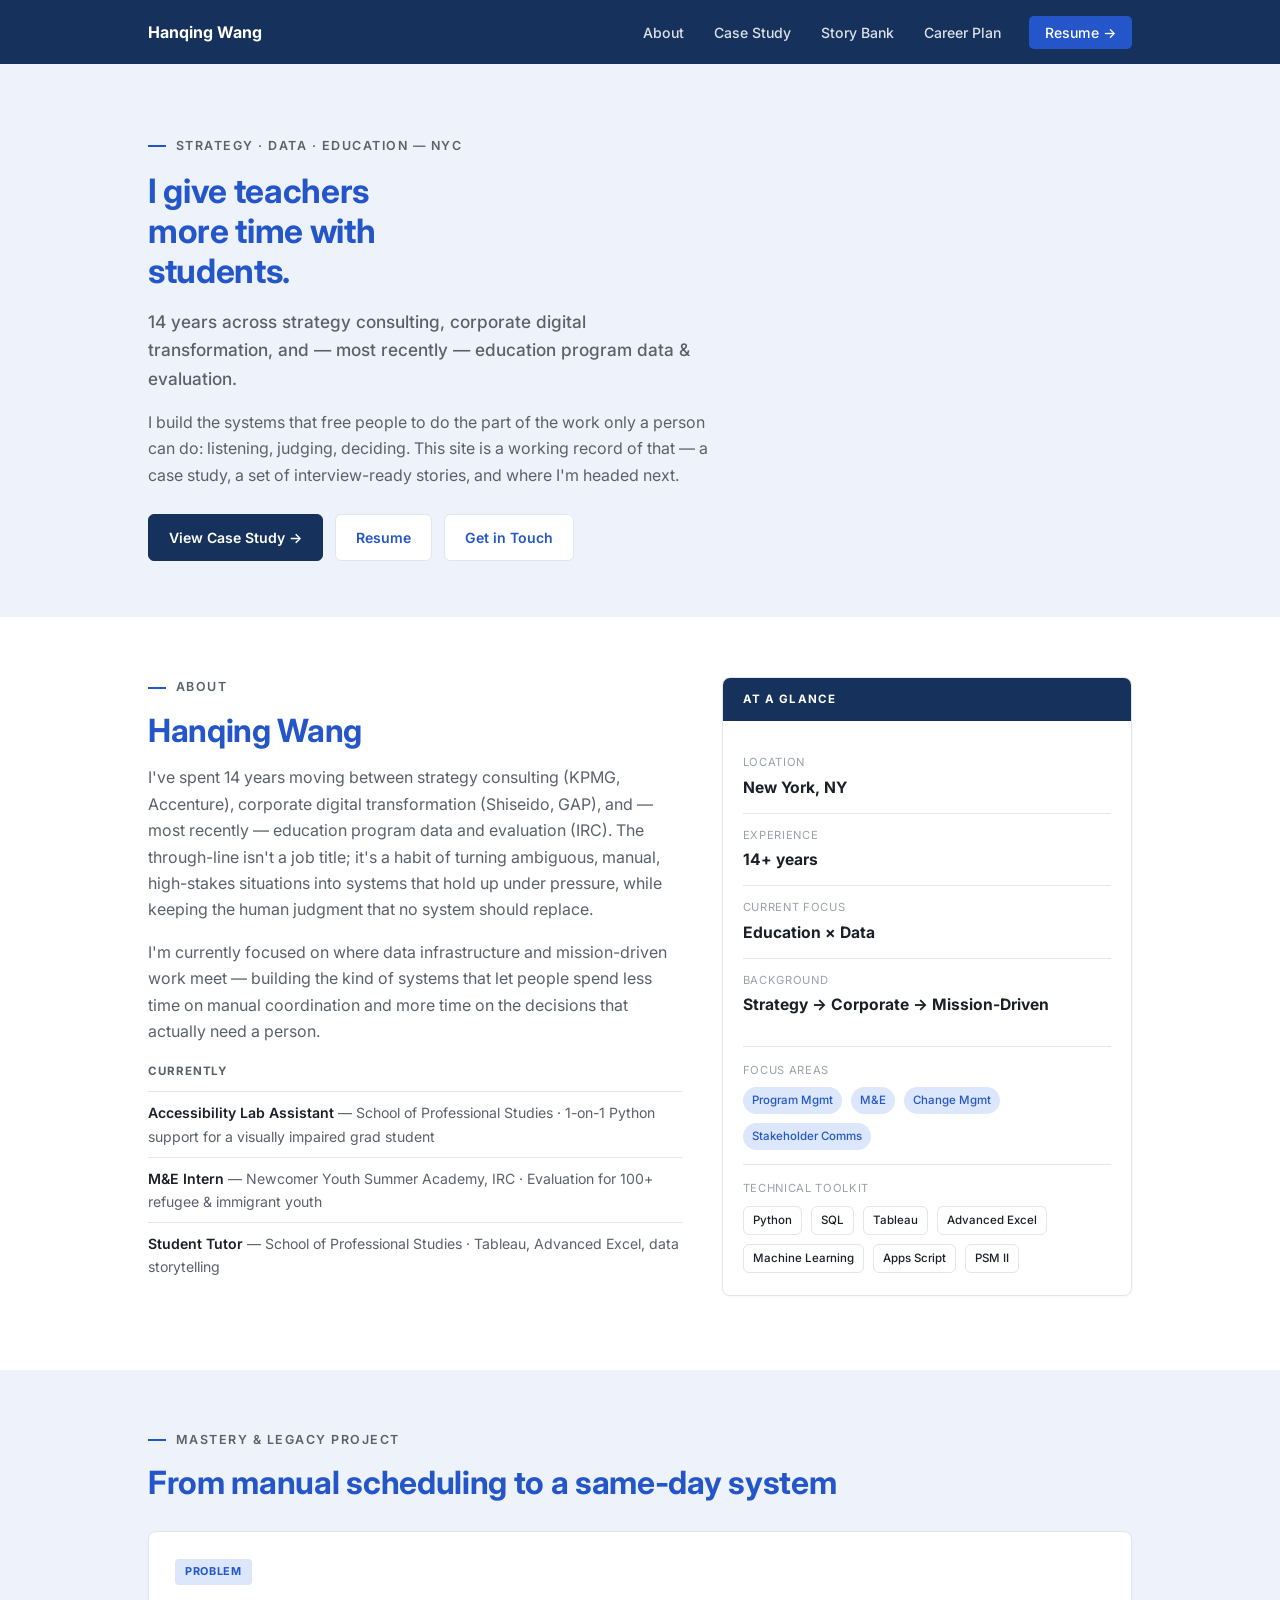
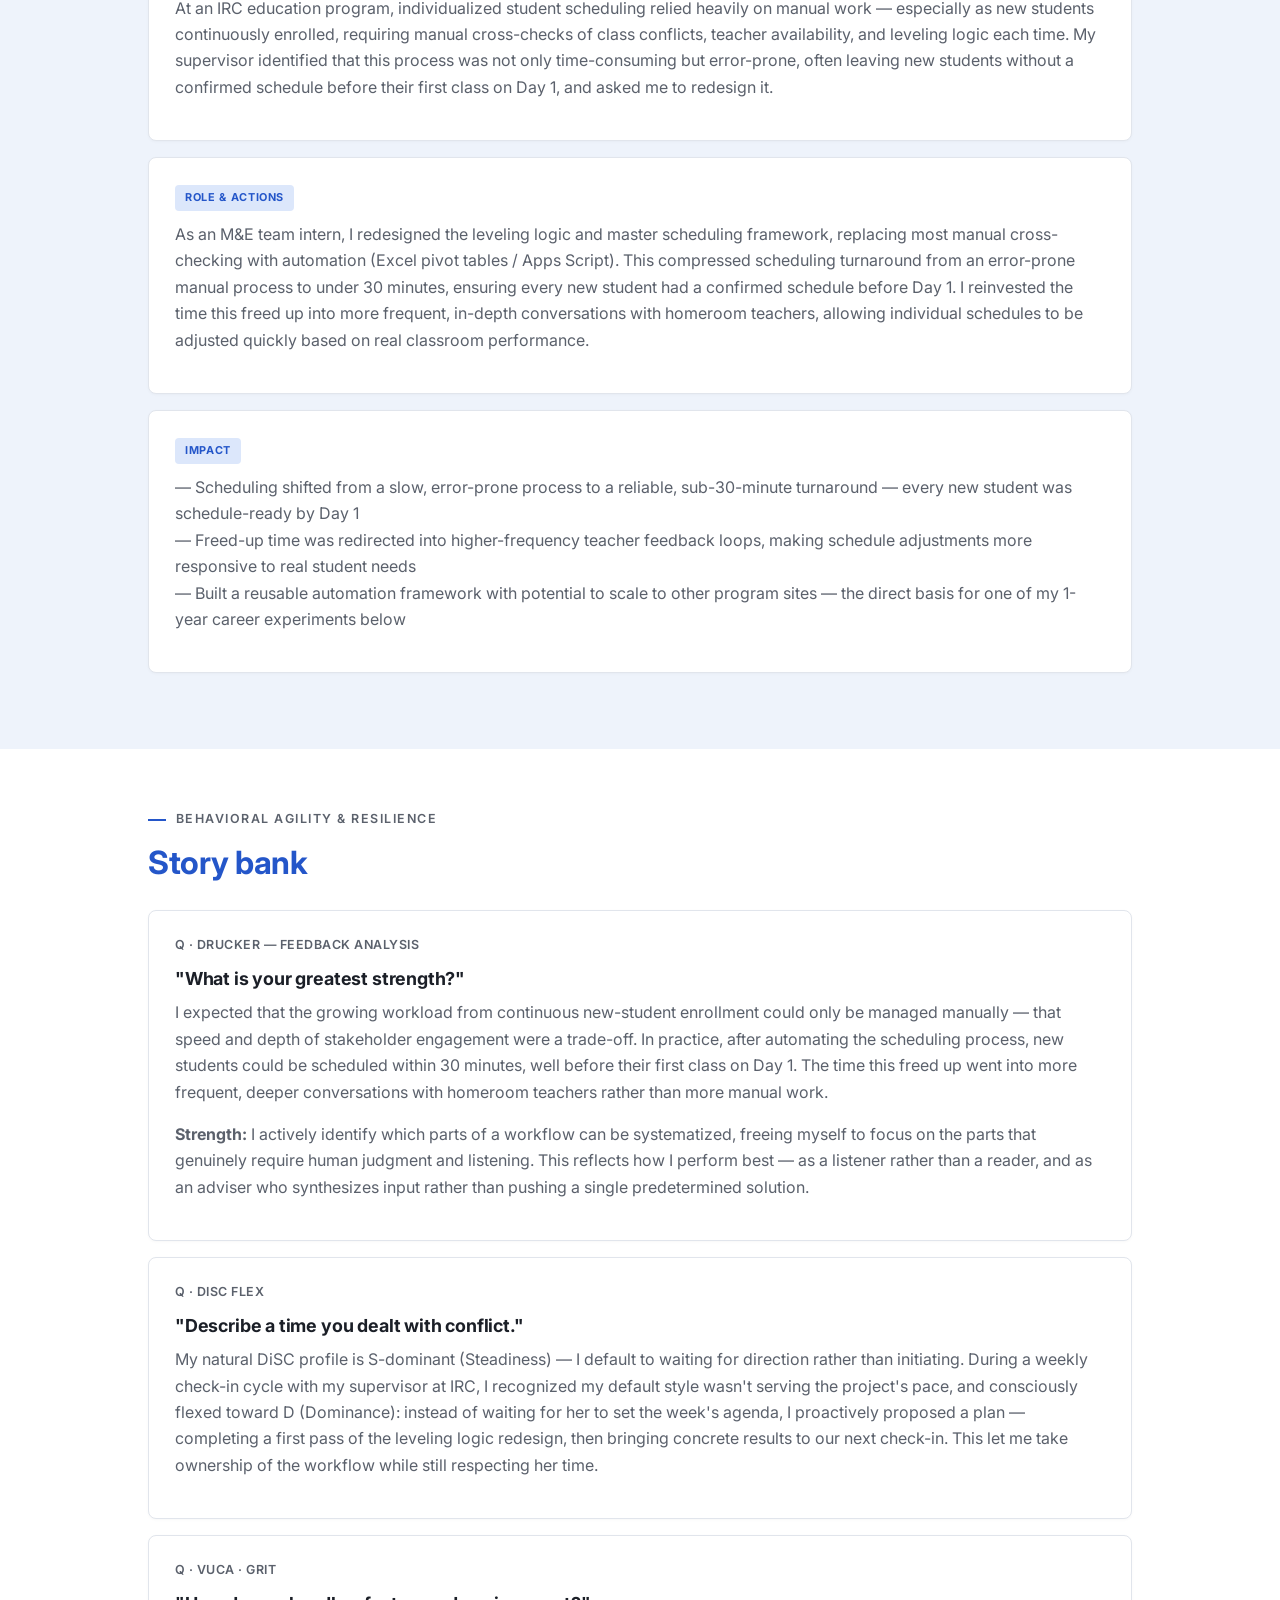
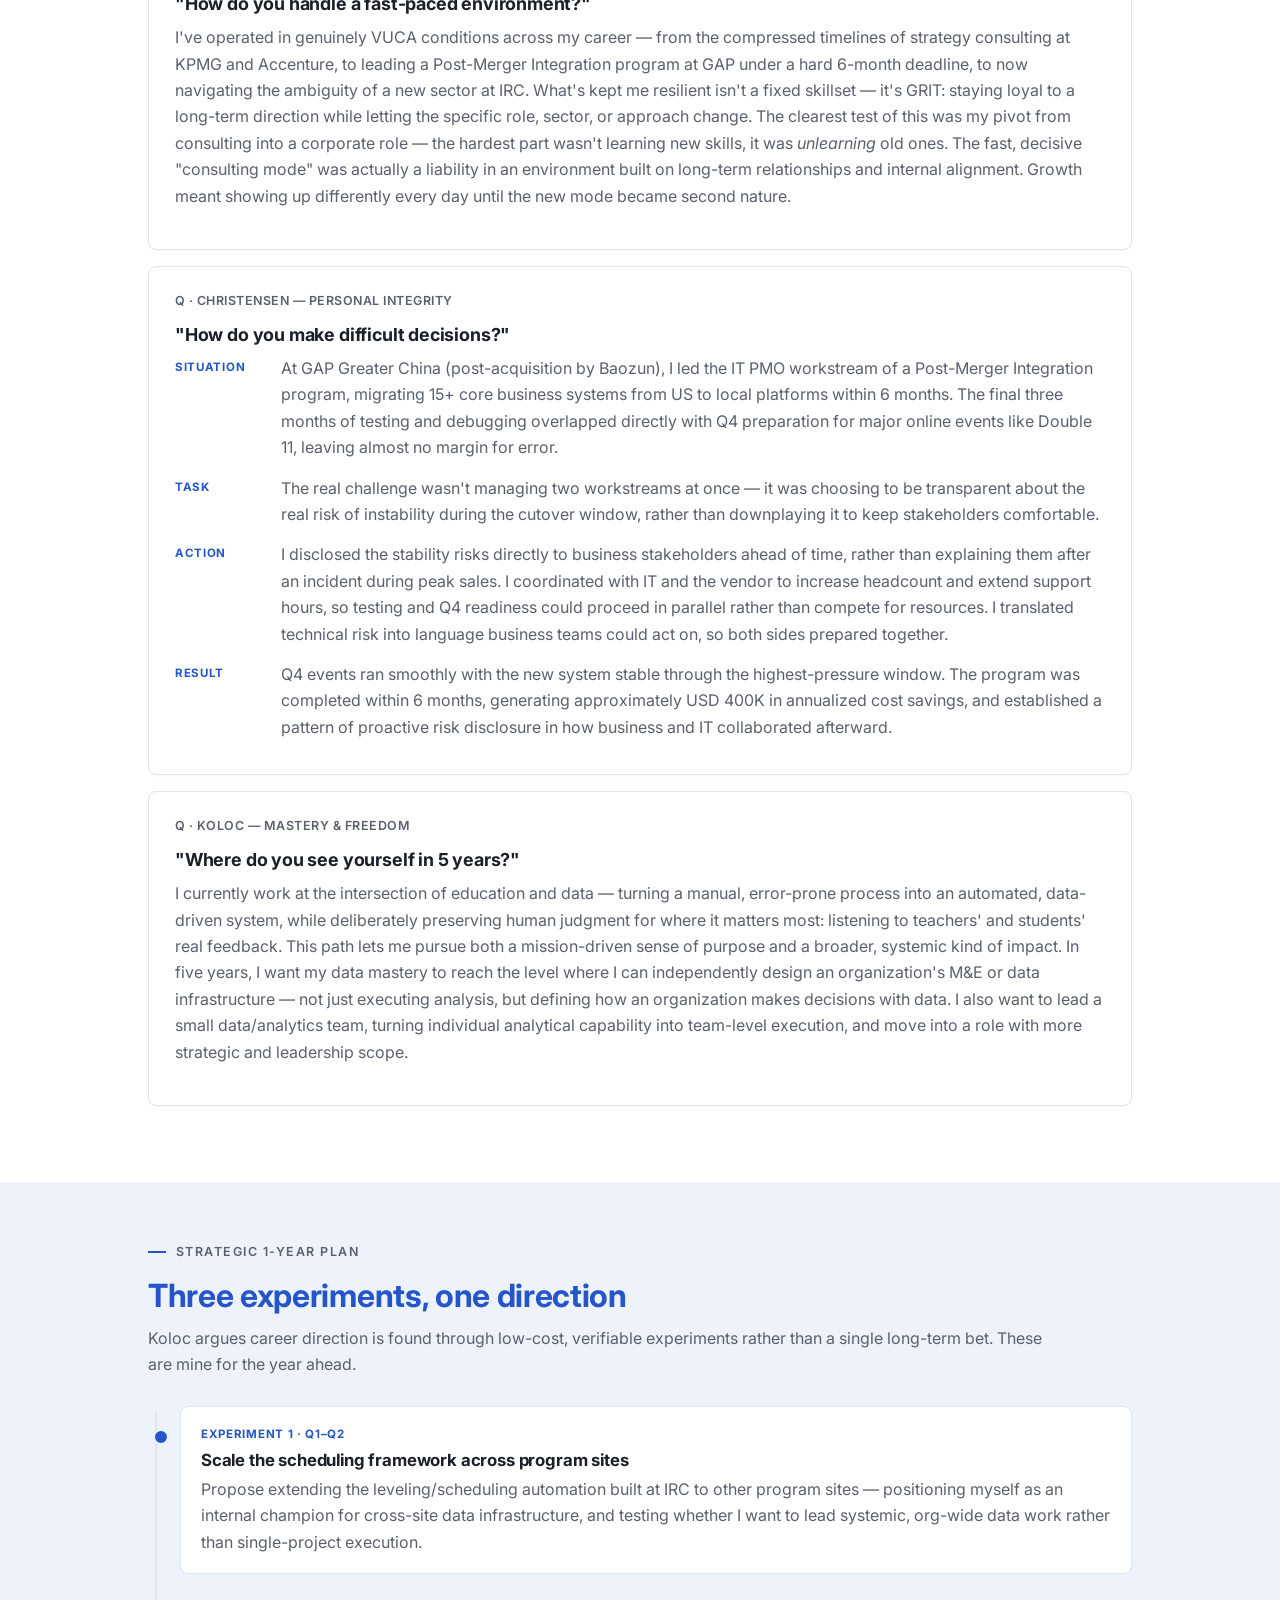
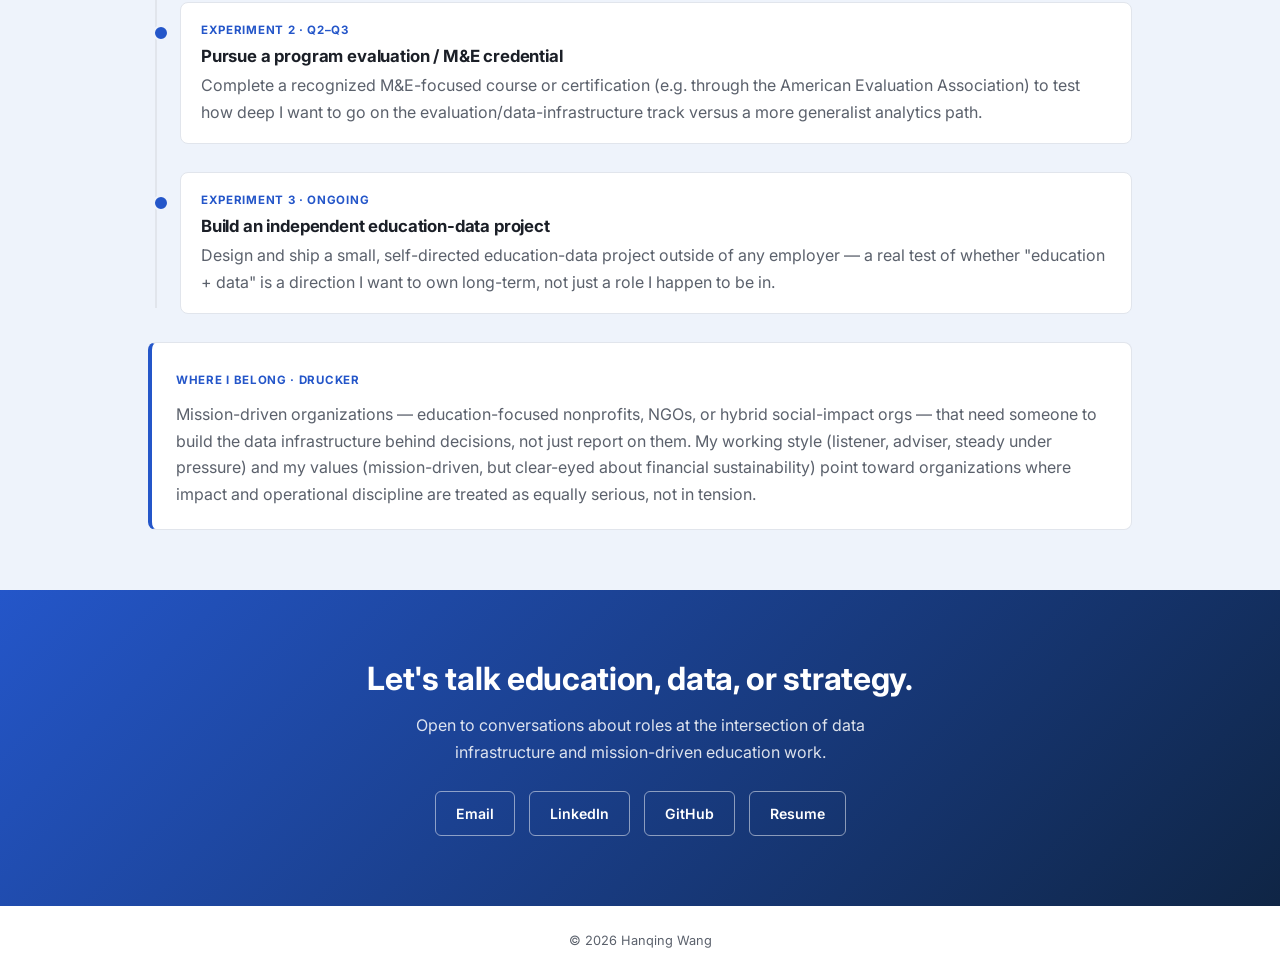
<file: index.html>
<!DOCTYPE html>
<html lang="en">
<head>
<meta charset="UTF-8">
<meta name="viewport" content="width=device-width, initial-scale=1.0">
<title>Hanqing Wang — Strategy, Data & Education</title>
<meta name="description" content="Hanqing Wang — 14 years across strategy consulting, digital transformation, and education program data & evaluation.">
<link rel="preconnect" href="https://fonts.googleapis.com">
<link href="https://fonts.googleapis.com/css2?family=Inter:wght@400;500;600;700&display=swap" rel="stylesheet">
<link rel="stylesheet" href="style.css?v=9">
</head>
<body>

<nav class="site-nav">
  <div class="wrap">
    <a href="#top" class="brand">Hanqing Wang</a>
    <ul class="nav-links">
      <li><a href="#about">About</a></li>
      <li><a href="#case-study">Case Study</a></li>
      <li><a href="#story-bank">Story Bank</a></li>
      <li><a href="#career-plan">Career Plan</a></li>
      <li><a href="resume.pdf" target="_blank" rel="noopener" class="nav-btn">Resume →</a></li>
    </ul>
  </div>
</nav>

<!-- ============ HERO ============ -->
<header class="block bg-light hero" id="top">
  <div class="block-inner">
    <div class="eyebrow">STRATEGY · DATA · EDUCATION — NYC</div>
    <h1>I give teachers more time with students.</h1>
    <p class="role-line">14 years across strategy consulting, corporate digital transformation, and — most recently — education program data &amp; evaluation.</p>
    <p class="lede">I build the systems that free people to do the part of the work only a person can do: listening, judging, deciding. This site is a working record of that — a case study, a set of interview-ready stories, and where I'm headed next.</p>
    <div class="hero-actions">
      <a href="#case-study" class="btn btn-solid">View Case Study →</a>
      <a href="resume.pdf" target="_blank" rel="noopener" class="btn btn-outline">Resume</a>
      <a href="mailto:hw3146@columbia.edu" class="btn btn-outline">Get in Touch</a>
    </div>
  </div>
</header>

<!-- ============ ABOUT ============ -->
<section class="block bg-white" id="about">
  <div class="block-inner">
    <div class="about-grid">
      <div>
        <div class="eyebrow">About</div>
        <h2>Hanqing Wang</h2>
        <p style="margin-top:14px;">I've spent 14 years moving between strategy consulting (KPMG, Accenture), corporate digital transformation (Shiseido, GAP), and — most recently — education program data and evaluation (IRC). The through-line isn't a job title; it's a habit of turning ambiguous, manual, high-stakes situations into systems that hold up under pressure, while keeping the human judgment that no system should replace.</p>
        <p>I'm currently focused on where data infrastructure and mission-driven work meet — building the kind of systems that let people spend less time on manual coordination and more time on the decisions that actually need a person.</p>

        <div class="concurrent-list">
          <p class="cat-label-plain" style="margin-bottom:10px;">Currently</p>
          <div class="concurrent-line"><strong>Accessibility Lab Assistant</strong> — School of Professional Studies <span>· 1-on-1 Python support for a visually impaired grad student</span></div>
          <div class="concurrent-line"><strong>M&amp;E Intern</strong> — Newcomer Youth Summer Academy, IRC <span>· Evaluation for 100+ refugee &amp; immigrant youth</span></div>
          <div class="concurrent-line"><strong>Student Tutor</strong> — School of Professional Studies <span>· Tableau, Advanced Excel, data storytelling</span></div>
        </div>
      </div>

      <div class="glance">
        <div class="glance-header">At a Glance</div>
        <div class="glance-body">
          <dl>
            <div class="glance-row"><dt>Location</dt><dd>New York, NY</dd></div>
            <div class="glance-row"><dt>Experience</dt><dd>14+ years</dd></div>
            <div class="glance-row"><dt>Current Focus</dt><dd>Education × Data</dd></div>
            <div class="glance-row"><dt>Background</dt><dd>Strategy → Corporate → Mission-Driven</dd></div>
          </dl>
          <div class="glance-tags">
            <span class="glance-tags-label">Focus Areas</span>
            <div class="pill-row">
              <span class="pill-fill">Program Mgmt</span>
              <span class="pill-fill">M&amp;E</span>
              <span class="pill-fill">Change Mgmt</span>
              <span class="pill-fill">Stakeholder Comms</span>
            </div>
          </div>
          <div class="glance-tags">
            <span class="glance-tags-label">Technical Toolkit</span>
            <div class="pill-row">
              <span class="pill-outline">Python</span>
              <span class="pill-outline">SQL</span>
              <span class="pill-outline">Tableau</span>
              <span class="pill-outline">Advanced Excel</span>
              <span class="pill-outline">Machine Learning</span>
              <span class="pill-outline">Apps Script</span>
              <span class="pill-outline">PSM II</span>
            </div>
          </div>
        </div>
      </div>
    </div>
  </div>
</section>

<!-- ============ CASE STUDY ============ -->
<section class="block bg-light" id="case-study">
  <div class="block-inner">
    <div class="block-head">
      <div class="eyebrow">Mastery &amp; Legacy Project</div>
      <h2>From manual scheduling to a same-day system</h2>
    </div>

    <div class="card">
      <span class="tag">Problem</span>
      <p>At an IRC education program, individualized student scheduling relied heavily on manual work — especially as new students continuously enrolled, requiring manual cross-checks of class conflicts, teacher availability, and leveling logic each time. My supervisor identified that this process was not only time-consuming but error-prone, often leaving new students without a confirmed schedule before their first class on Day 1, and asked me to redesign it.</p>
    </div>

    <div class="card">
      <span class="tag">Role &amp; Actions</span>
      <p>As an M&amp;E team intern, I redesigned the leveling logic and master scheduling framework, replacing most manual cross-checking with automation (Excel pivot tables / Apps Script). This compressed scheduling turnaround from an error-prone manual process to under 30 minutes, ensuring every new student had a confirmed schedule before Day 1. I reinvested the time this freed up into more frequent, in-depth conversations with homeroom teachers, allowing individual schedules to be adjusted quickly based on real classroom performance.</p>
    </div>

    <div class="card">
      <span class="tag">Impact</span>
      <p>— Scheduling shifted from a slow, error-prone process to a reliable, sub-30-minute turnaround — every new student was schedule-ready by Day 1<br>
      — Freed-up time was redirected into higher-frequency teacher feedback loops, making schedule adjustments more responsive to real student needs<br>
      — Built a reusable automation framework with potential to scale to other program sites — the direct basis for one of my 1-year career experiments below</p>
    </div>
  </div>
</section>

<!-- ============ STORY BANK ============ -->
<section class="block bg-white" id="story-bank">
  <div class="block-inner">
    <div class="block-head">
      <div class="eyebrow">Behavioral Agility &amp; Resilience</div>
      <h2>Story bank</h2>
    </div>

    <div class="card">
      <span class="q-label">Q · Drucker — Feedback Analysis</span>
      <h3>"What is your greatest strength?"</h3>
      <p style="margin-top:10px;">I expected that the growing workload from continuous new-student enrollment could only be managed manually — that speed and depth of stakeholder engagement were a trade-off. In practice, after automating the scheduling process, new students could be scheduled within 30 minutes, well before their first class on Day 1. The time this freed up went into more frequent, deeper conversations with homeroom teachers rather than more manual work.</p>
      <p><strong>Strength:</strong> I actively identify which parts of a workflow can be systematized, freeing myself to focus on the parts that genuinely require human judgment and listening. This reflects how I perform best — as a listener rather than a reader, and as an adviser who synthesizes input rather than pushing a single predetermined solution.</p>
    </div>

    <div class="card">
      <span class="q-label">Q · DiSC Flex</span>
      <h3>"Describe a time you dealt with conflict."</h3>
      <p style="margin-top:10px;">My natural DiSC profile is S-dominant (Steadiness) — I default to waiting for direction rather than initiating. During a weekly check-in cycle with my supervisor at IRC, I recognized my default style wasn't serving the project's pace, and consciously flexed toward D (Dominance): instead of waiting for her to set the week's agenda, I proactively proposed a plan — completing a first pass of the leveling logic redesign, then bringing concrete results to our next check-in. This let me take ownership of the workflow while still respecting her time.</p>
    </div>

    <div class="card">
      <span class="q-label">Q · VUCA · GRIT</span>
      <h3>"How do you handle a fast-paced environment?"</h3>
      <p style="margin-top:10px;">I've operated in genuinely VUCA conditions across my career — from the compressed timelines of strategy consulting at KPMG and Accenture, to leading a Post-Merger Integration program at GAP under a hard 6-month deadline, to now navigating the ambiguity of a new sector at IRC. What's kept me resilient isn't a fixed skillset — it's GRIT: staying loyal to a long-term direction while letting the specific role, sector, or approach change. The clearest test of this was my pivot from consulting into a corporate role — the hardest part wasn't learning new skills, it was <em>unlearning</em> old ones. The fast, decisive "consulting mode" was actually a liability in an environment built on long-term relationships and internal alignment. Growth meant showing up differently every day until the new mode became second nature.</p>
    </div>

    <div class="card">
      <span class="q-label">Q · Christensen — Personal Integrity</span>
      <h3>"How do you make difficult decisions?"</h3>
      <div class="star-grid">
        <span class="star-label">Situation</span>
        <p>At GAP Greater China (post-acquisition by Baozun), I led the IT PMO workstream of a Post-Merger Integration program, migrating 15+ core business systems from US to local platforms within 6 months. The final three months of testing and debugging overlapped directly with Q4 preparation for major online events like Double 11, leaving almost no margin for error.</p>
        <span class="star-label">Task</span>
        <p>The real challenge wasn't managing two workstreams at once — it was choosing to be transparent about the real risk of instability during the cutover window, rather than downplaying it to keep stakeholders comfortable.</p>
        <span class="star-label">Action</span>
        <p>I disclosed the stability risks directly to business stakeholders ahead of time, rather than explaining them after an incident during peak sales. I coordinated with IT and the vendor to increase headcount and extend support hours, so testing and Q4 readiness could proceed in parallel rather than compete for resources. I translated technical risk into language business teams could act on, so both sides prepared together.</p>
        <span class="star-label">Result</span>
        <p>Q4 events ran smoothly with the new system stable through the highest-pressure window. The program was completed within 6 months, generating approximately USD 400K in annualized cost savings, and established a pattern of proactive risk disclosure in how business and IT collaborated afterward.</p>
      </div>
    </div>

    <div class="card">
      <span class="q-label">Q · Koloc — Mastery &amp; Freedom</span>
      <h3>"Where do you see yourself in 5 years?"</h3>
      <p style="margin-top:10px;">I currently work at the intersection of education and data — turning a manual, error-prone process into an automated, data-driven system, while deliberately preserving human judgment for where it matters most: listening to teachers' and students' real feedback. This path lets me pursue both a mission-driven sense of purpose and a broader, systemic kind of impact. In five years, I want my data mastery to reach the level where I can independently design an organization's M&amp;E or data infrastructure — not just executing analysis, but defining how an organization makes decisions with data. I also want to lead a small data/analytics team, turning individual analytical capability into team-level execution, and move into a role with more strategic and leadership scope.</p>
    </div>
  </div>
</section>

<!-- ============ CAREER PLAN ============ -->
<section class="block bg-light" id="career-plan">
  <div class="block-inner">
    <div class="block-head">
      <div class="eyebrow">Strategic 1-Year Plan</div>
      <h2>Three experiments, one direction</h2>
      <p style="margin-top:10px;">Koloc argues career direction is found through low-cost, verifiable experiments rather than a single long-term bet. These are mine for the year ahead.</p>
    </div>

    <div class="timeline">
      <div class="tl-item">
        <span class="q-label">Experiment 1 · Q1–Q2</span>
        <h3>Scale the scheduling framework across program sites</h3>
        <p style="margin:0;">Propose extending the leveling/scheduling automation built at IRC to other program sites — positioning myself as an internal champion for cross-site data infrastructure, and testing whether I want to lead systemic, org-wide data work rather than single-project execution.</p>
      </div>
      <div class="tl-item">
        <span class="q-label">Experiment 2 · Q2–Q3</span>
        <h3>Pursue a program evaluation / M&amp;E credential</h3>
        <p style="margin:0;">Complete a recognized M&amp;E-focused course or certification (e.g. through the American Evaluation Association) to test how deep I want to go on the evaluation/data-infrastructure track versus a more generalist analytics path.</p>
      </div>
      <div class="tl-item">
        <span class="q-label">Experiment 3 · Ongoing</span>
        <h3>Build an independent education-data project</h3>
        <p style="margin:0;">Design and ship a small, self-directed education-data project outside of any employer — a real test of whether "education + data" is a direction I want to own long-term, not just a role I happen to be in.</p>
      </div>
    </div>

    <div class="belong-box">
      <span class="q-label">Where I Belong · Drucker</span>
      <p style="margin-top:10px; margin-bottom:0;">Mission-driven organizations — education-focused nonprofits, NGOs, or hybrid social-impact orgs — that need someone to build the data infrastructure behind decisions, not just report on them. My working style (listener, adviser, steady under pressure) and my values (mission-driven, but clear-eyed about financial sustainability) point toward organizations where impact and operational discipline are treated as equally serious, not in tension.</p>
    </div>
  </div>
</section>

<!-- ============ CONTACT CTA ============ -->
<section class="contact-block" id="contact">
  <h2>Let's talk education, data, or strategy.</h2>
  <p>Open to conversations about roles at the intersection of data infrastructure and mission-driven education work.</p>
  <div class="contact-links">
    <a href="mailto:hw3146@columbia.edu">Email</a>
    <a href="https://linkedin.com/in/hanqing-jessica-wang" target="_blank" rel="noopener">LinkedIn</a>
    <a href="https://github.com/wang-hanqing" target="_blank" rel="noopener">GitHub</a>
    <a href="resume.pdf" target="_blank" rel="noopener">Resume</a>
  </div>
</section>

<footer>
  <p>© 2026 Hanqing Wang</p>
</footer>

</body>
</html>
</file>
<file: style.css>
/* ===== Design tokens (Ferra-match) ===== */
:root {
  --navy: #16325C;
  --navy-deep: #0F2545;
  --accent: #2456C9;
  --ink: #1B1F27;
  --ink-soft: #5B616C;
  --bg-light: #EEF3FB;
  --bg-white: #FFFFFF;
  --line: #E1E5EC;
  --pill-fill-bg: #DCE7FB;
  --pill-fill-text: #2456C9;
  --max-w: 900px;
}

* { box-sizing: border-box; }
html { scroll-behavior: smooth; }

body {
  margin: 0;
  background: var(--bg-white);
  color: var(--ink);
  font-family: "Inter", -apple-system, BlinkMacSystemFont, sans-serif;
  font-size: 16px;
  line-height: 1.65;
  -webkit-font-smoothing: antialiased;
}

h1, h2, h3 { margin: 0; line-height: 1.2; letter-spacing: -0.01em; font-weight: 700; }
h1 { font-size: 2.1rem; color: var(--accent); }
h2 { font-size: clamp(1.5rem, 3vw, 2rem); color: var(--accent); }
h3 { font-size: 1.12rem; color: var(--ink); font-weight: 700; }

p { margin: 0 0 1rem 0; color: var(--ink-soft); }
a { color: var(--accent); }

.eyebrow {
  display: flex; align-items: center; gap: 10px;
  font-size: 0.78rem; letter-spacing: 0.12em; text-transform: uppercase;
  color: var(--ink-soft); font-weight: 600; margin-bottom: 14px;
}
.eyebrow::before { content: ""; width: 18px; height: 2px; background: var(--accent); display: inline-block; }

.wrap { max-width: var(--max-w); margin: 0 auto; padding: 0 28px; }

/* Nav */
.site-nav { position: sticky; top: 0; z-index: 20; background: var(--navy); }
.site-nav .wrap { display: flex; align-items: center; justify-content: space-between; height: 64px; max-width: 1040px; }
.brand { font-weight: 700; font-size: 1rem; color: #fff; text-decoration: none; }
.nav-links { display: flex; gap: 26px; list-style: none; margin: 0; padding: 0; flex-wrap: wrap; align-items: center; }
.nav-links a {
  color: rgba(255,255,255,0.85); text-decoration: none; font-size: 0.88rem; font-weight: 500;
  padding: 6px 2px; border-bottom: 2px solid transparent;
}
.nav-links a:hover, .nav-links a.active { color: #fff; border-bottom-color: #fff; }
.nav-links a.nav-btn {
  background: var(--accent); color: #fff; padding: 8px 16px; border-radius: 5px; border-bottom: none;
}
.nav-links a.nav-btn:hover { background: #1c46ab; }

/* Section backgrounds */
section.block { padding: 60px 0; }
.bg-light { background: var(--bg-light); }
.bg-white { background: var(--bg-white); }

.block-inner { max-width: 1040px; margin: 0 auto; padding: 0 28px; }
.block-head { margin-bottom: 28px; max-width: 900px; }

/* Hero */
.hero { padding: 72px 0 56px; }
.hero h1 { max-width: 14ch; }
@media (max-width: 640px) {
  .hero h1 { max-width: 100%; font-size: 1.7rem; }
}
.hero .role-line { margin-top: 16px; font-size: 1.08rem; color: var(--ink-soft); max-width: 50ch; font-weight: 500; }
.hero .lede { margin-top: 16px; font-size: 1rem; max-width: 58ch; }
.hero-actions { margin-top: 26px; display: flex; gap: 12px; flex-wrap: wrap; }

.btn {
  display: inline-flex; align-items: center; gap: 8px; padding: 11px 20px; border-radius: 6px; text-decoration: none;
  font-size: 0.88rem; font-weight: 600; border: 1px solid var(--line);
}
.btn-solid { background: var(--navy); color: #fff; border-color: var(--navy); }
.btn-solid:hover { background: var(--navy-deep); }
.btn-outline { background: #fff; color: var(--accent); border: 1px solid var(--line); }
.btn-outline:hover { border-color: var(--accent); }

.skill-inline { margin-top: 22px; font-size: 0.86rem; color: var(--accent); font-weight: 500; }
.skill-inline span:not(:last-child)::after { content: " •  "; color: var(--ink-soft); }

/* About / at-a-glance */
.about-grid { display: grid; grid-template-columns: 1.3fr 1fr; gap: 40px; align-items: start; }
@media (max-width: 700px) { .about-grid { grid-template-columns: 1fr; } }
.about-grid h2 { margin-bottom: 14px; }

.glance { border: 1px solid var(--line); border-radius: 8px; background: #fff; overflow: hidden; box-shadow: 0 1px 3px rgba(0,0,0,0.04); }
.glance-header { background: var(--navy); color: #fff; font-size: 0.72rem; letter-spacing: 0.1em; text-transform: uppercase; font-weight: 700; padding: 12px 20px; }
.glance-body { padding: 4px 20px 8px; }
.glance-row { padding: 12px 0; border-bottom: 1px solid var(--line); }
.glance-row:last-child { border-bottom: none; }
.glance-row dt { font-size: 0.7rem; letter-spacing: 0.06em; text-transform: uppercase; color: #9aa1ab; margin-bottom: 3px; }
.glance-row dd { margin: 0; font-weight: 700; color: var(--ink); font-size: 0.98rem; }

/* Filled pills (About focus areas) */
.pill-row { display: flex; flex-wrap: wrap; gap: 9px; margin-top: 16px; }
.pill-fill {
  font-size: 0.8rem; font-weight: 500; padding: 6px 13px; border-radius: 20px;
  background: var(--pill-fill-bg); color: var(--pill-fill-text);
}
.cat-label-plain { font-size: 0.72rem; letter-spacing: 0.08em; text-transform: uppercase; font-weight: 700; color: var(--ink-soft); margin: 0 0 10px 0; }

/* Outlined pills (Skills gained) */
.pill-outline {
  font-size: 0.82rem; font-weight: 500; padding: 6px 13px; border-radius: 6px;
  background: #fff; border: 1px solid var(--line); color: var(--ink);
}
.skills-card { background: #fff; border: 1px solid var(--line); border-radius: 8px; padding: 20px 22px; margin-top: 18px; }
.skills-card .cat-label { font-size: 0.72rem; letter-spacing: 0.08em; text-transform: uppercase; font-weight: 700; color: var(--accent); display: block; margin-bottom: 12px; }

.concurrent-list { margin: 18px 0 22px; }
.concurrent-line { padding: 9px 0; border-top: 1px solid var(--line); font-size: 0.88rem; color: var(--ink-soft); }
.concurrent-line strong { color: var(--ink); font-weight: 600; }
.concurrent-line span { color: var(--ink-soft); }

/* Focus Areas / Technical Toolkit inside At a Glance */
.glance-tags { padding: 14px 0; border-top: 1px solid var(--line); }
.glance-tags-label { font-size: 0.7rem; letter-spacing: 0.06em; text-transform: uppercase; color: #9aa1ab; margin-bottom: 8px; display: block; }
.glance-tags .pill-row { margin-top: 0; }
.glance-tags .pill-fill { font-size: 0.72rem; padding: 4px 9px; }
.glance-tags .pill-outline { font-size: 0.72rem; padding: 4px 9px; }

/* Cards (case study / story bank) */
.card { background: #fff; border: 1px solid var(--line); border-radius: 8px; padding: 24px 26px; margin-bottom: 16px; box-shadow: 0 1px 3px rgba(0,0,0,0.03); }
.card h3 { margin-bottom: 8px; }
.card .tag {
  display: inline-block; font-size: 0.68rem; font-weight: 700;
  letter-spacing: 0.06em; text-transform: uppercase; color: var(--accent);
  background: var(--pill-fill-bg); padding: 4px 10px; border-radius: 4px; margin-bottom: 10px;
}
.card .q-label { font-size: 0.78rem; font-weight: 600; letter-spacing: 0.04em; text-transform: uppercase; color: var(--ink-soft); margin-bottom: 12px; display: block; }

/* STAR layout */
.star-grid { display: grid; grid-template-columns: 90px 1fr; gap: 4px 16px; margin-top: 10px; }
.star-label { font-size: 0.72rem; font-weight: 700; letter-spacing: 0.06em; text-transform: uppercase; color: var(--accent); padding-top: 3px; }
.star-grid p { margin-bottom: 10px; }

/* Timeline */
.timeline { position: relative; margin-top: 20px; padding-left: 28px; }
.timeline::before { content: ""; position: absolute; left: 7px; top: 6px; bottom: 6px; width: 2px; background: var(--line); }
.tl-item { position: relative; margin-bottom: 28px; background: #fff; border: 1px solid var(--line); border-radius: 8px; padding: 18px 20px; margin-left: 4px; }
.tl-item::before {
  content: ""; position: absolute; left: -28px; top: 22px; width: 12px; height: 12px;
  border-radius: 50%; background: var(--accent); border: 2px solid var(--bg-light);
}
.tl-item .q-label { font-size: 0.72rem; font-weight: 700; letter-spacing: 0.06em; text-transform: uppercase; color: var(--accent); margin-bottom: 6px; display: block; }
.tl-item h3 { font-size: 1.05rem; margin-bottom: 6px; }

.belong-box { margin-top: 28px; padding: 22px 24px; border-radius: 8px; background: #fff; border: 1px solid var(--line); border-left: 4px solid var(--accent); }
.belong-box .q-label { font-size: 0.72rem; font-weight: 700; letter-spacing: 0.06em; text-transform: uppercase; color: var(--accent); }

/* Contact CTA banner */
.contact-block {
  text-align: center; padding: 70px 28px; border-radius: 0;
  background: linear-gradient(135deg, var(--accent), var(--navy-deep));
  color: #fff;
}
.contact-block h2 { color: #fff; max-width: none; }
.contact-block p { color: rgba(255,255,255,0.85); max-width: 46ch; margin: 14px auto 0; }
.contact-links { display: flex; gap: 14px; justify-content: center; margin-top: 26px; flex-wrap: wrap; }
.contact-links a {
  color: #fff; text-decoration: none; font-size: 0.88rem; font-weight: 600;
  border: 1px solid rgba(255,255,255,0.5); padding: 10px 20px; border-radius: 6px;
}
.contact-links a:hover { background: rgba(255,255,255,0.12); }

footer { padding: 24px 0; text-align: center; background: var(--bg-white); }
footer p { font-size: 0.8rem; color: var(--ink-soft); margin: 0; }

@media (max-width: 640px) {
  .star-grid { grid-template-columns: 1fr; }
  .star-label { padding-top: 0; }
}
</file>
